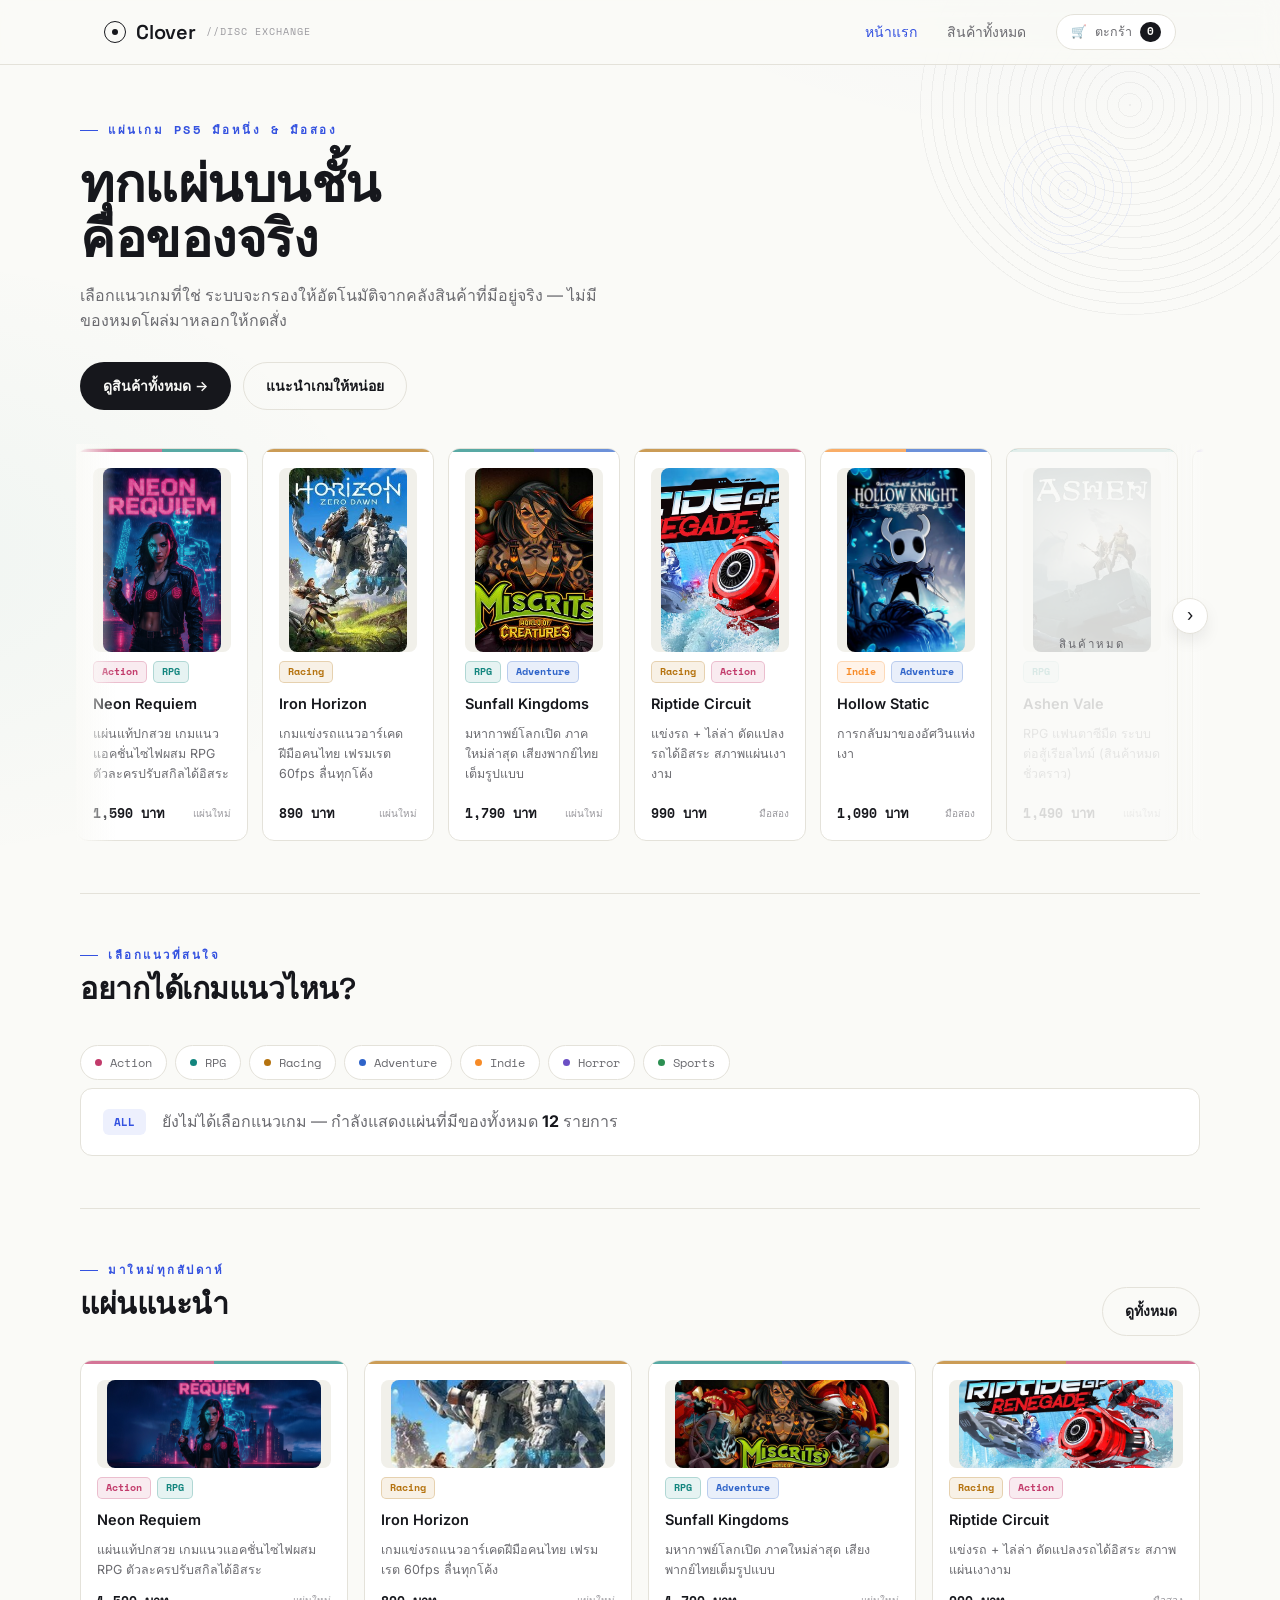
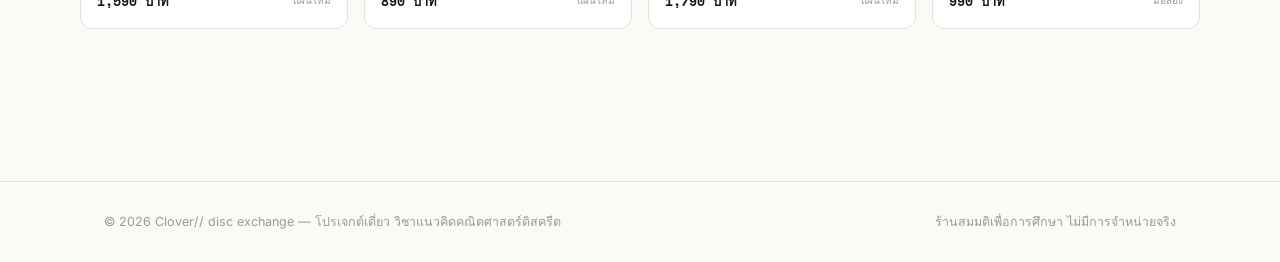
<file: index.html>
<!DOCTYPE html>
<html lang="th">
<head>
<meta charset="UTF-8">
<meta name="viewport" content="width=device-width, initial-scale=1.0">
<title>Clover// disc exchange — ร้านแผ่นเกม PS5</title>
<link rel="stylesheet" href="assets/style.css">
</head>
<body>

<nav class="nav">
  <div class="wrap">
    <a href="index.html" class="brand"><span class="disc"></span>Clover<small>//DISC EXCHANGE</small></a>
    <div class="navlinks">
      <a href="index.html" class="active">หน้าแรก</a>
      <a href="products.html">สินค้าทั้งหมด</a>
      <a href="checkout.html" class="cart-pill">🛒 ตะกร้า <span class="n" id="cartCount">0</span></a>
    </div>
  </div>
</nav>

<header class="wrap hero">
  <div class="hero-deco hero-deco-1" aria-hidden="true"></div>
  <div class="hero-deco hero-deco-2" aria-hidden="true"></div>
  <div class="hero-copy">
    <div class="eyebrow">แผ่นเกม PS5 มือหนึ่ง &amp; มือสอง</div>
    <h1>ทุกแผ่นบนชั้น<br>คือของจริง</h1>
    <p class="lede">เลือกแนวเกมที่ใช่ ระบบจะกรองให้อัตโนมัติจากคลังสินค้าที่มีอยู่จริง — ไม่มีของหมดโผล่มาหลอกให้กดสั่ง</p>
    <div class="hero-actions">
      <a href="products.html" class="btn btn-primary">ดูสินค้าทั้งหมด →</a>
      <a href="#recommend" class="btn btn-ghost">แนะนำเกมให้หน่อย</a>
    </div>
  </div>
  <div class="hero-carousel-wrap">
    <button class="car-btn car-prev" id="carPrev" aria-label="เลื่อนดูรายการก่อนหน้า">‹</button>
    <div class="hero-carousel" id="heroCarousel" aria-label="แผ่นเกมแนะนำ เลื่อนดูได้"></div>
    <button class="car-btn car-next" id="carNext" aria-label="เลื่อนดูรายการถัดไป">›</button>
  </div>
</header>

<section class="wrap section" id="recommend">
  <div class="section-head">
    <div>
      <div class="eyebrow">เลือกแนวที่สนใจ</div>
      <h2>อยากได้เกมแนวไหน?</h2>
    </div>
  </div>

  <div class="genre-row" id="genreRow"></div>

  <div class="rec-panel">
    <span class="tag" id="recTag">ALL</span>
    <p id="recText">เลือกแนวเกมด้านบน ระบบจะแนะนำแผ่นที่มีของในสต็อกให้ทันที</p>
  </div>
</section>

<section class="wrap section">
  <div class="section-head">
    <div>
      <div class="eyebrow" id="pickEyebrow">มาใหม่ทุกสัปดาห์</div>
      <h2 id="pickHeading">แผ่นแนะนำ</h2>
    </div>
    <a href="products.html" class="btn btn-ghost">ดูทั้งหมด</a>
  </div>
  <div class="grid" id="pickGrid"></div>
</section>

<footer class="site-footer">
  <div class="wrap">
    <span>© 2026 Clover// disc exchange — โปรเจกต์เดี่ยว วิชาแนวคิดคณิตศาสตร์ดิสครีต</span>
    <span>ร้านสมมติเพื่อการศึกษา ไม่มีการจำหน่ายจริง</span>
  </div>
</footer>

<script src="assets/data.js"></script>
<script src="assets/ui.js"></script>
<script src="assets/home.js"></script>
</body>
</html>
</file>
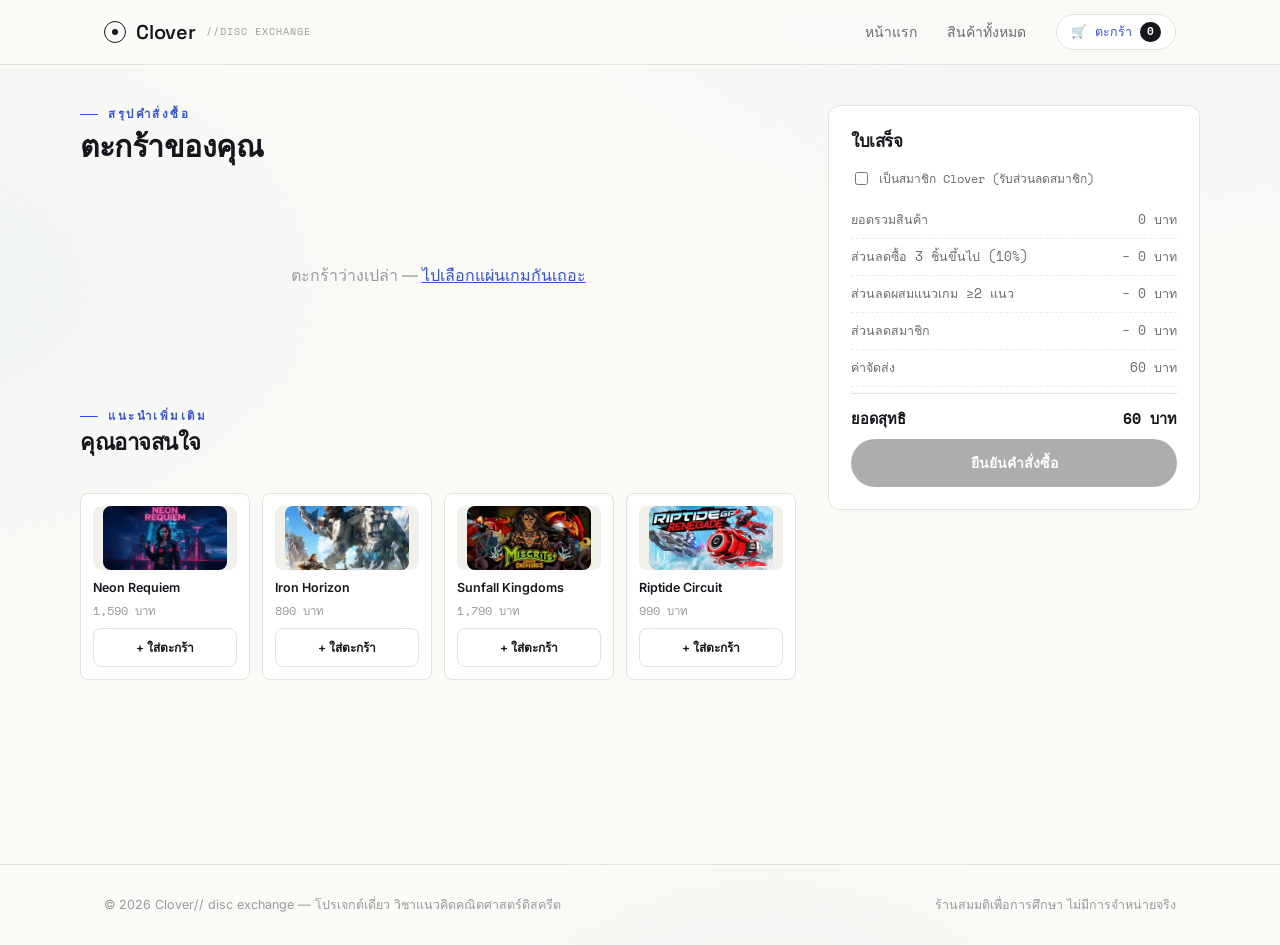
<file: checkout.html>
<!DOCTYPE html>
<html lang="th">
<head>
<meta charset="UTF-8">
<meta name="viewport" content="width=device-width, initial-scale=1.0">
<title>ตะกร้าสินค้า — Clover// disc exchange</title>
<link rel="stylesheet" href="assets/style.css">
</head>
<body>

<nav class="nav">
  <div class="wrap">
    <a href="index.html" class="brand"><span class="disc"></span>Clover<small>//DISC EXCHANGE</small></a>
    <div class="navlinks">
      <a href="index.html">หน้าแรก</a>
      <a href="products.html">สินค้าทั้งหมด</a>
      <a href="checkout.html" class="cart-pill active">🛒 ตะกร้า <span class="n" id="cartCount">0</span></a>
    </div>
  </div>
</nav>

<div class="wrap checkout-layout">
  <main>
    <div class="eyebrow">สรุปคำสั่งซื้อ</div>
    <h2 style="margin-bottom:22px;">ตะกร้าของคุณ</h2>
    <div class="cart-list" id="cartList"></div>

    <section class="also-like" id="alsoLikeSection">
      <div class="section-head">
        <div>
          <div class="eyebrow">แนะนำเพิ่มเติม</div>
          <h3 style="font-family:var(--display); font-size:22px;">คุณอาจสนใจ</h3>
        </div>
      </div>
      <div class="mini-cards" id="alsoLikeGrid"></div>
    </section>
  </main>

  <aside class="receipt">
    <h3>ใบเสร็จ</h3>

    <label class="member-toggle">
      <input type="checkbox" id="isMember">
      เป็นสมาชิก Clover (รับส่วนลดสมาชิก)
    </label>

    <div class="receipt-row"><span>ยอดรวมสินค้า</span><span id="rSubtotal">0 บาท</span></div>
    <div class="receipt-row"><span>ส่วนลดซื้อ 3 ชิ้นขึ้นไป (10%)</span><span id="rQtyDisc">− 0 บาท</span></div>
    <div class="receipt-row"><span>ส่วนลดผสมแนวเกม ≥2 แนว</span><span id="rMixDisc">− 0 บาท</span></div>
    <div class="receipt-row"><span>ส่วนลดสมาชิก</span><span id="rMemberDisc">− 0 บาท</span></div>
    <div class="receipt-row"><span>ค่าจัดส่ง</span><span id="rShipping">0 บาท</span></div>
    <div class="receipt-row total"><span>ยอดสุทธิ</span><span id="rTotal">0 บาท</span></div>

    <div id="promoNote"></div>

    <button class="btn btn-primary" style="width:100%; justify-content:center;" id="placeOrderBtn">ยืนยันคำสั่งซื้อ</button>
  </aside>
</div>

<footer class="site-footer">
  <div class="wrap">
    <span>© 2026 Clover// disc exchange — โปรเจกต์เดี่ยว วิชาแนวคิดคณิตศาสตร์ดิสครีต</span>
    <span>ร้านสมมติเพื่อการศึกษา ไม่มีการจำหน่ายจริง</span>
  </div>
</footer>

<script src="assets/data.js"></script>
<script src="assets/ui.js"></script>
<script src="assets/checkout.js"></script>
</body>
</html>
</file>
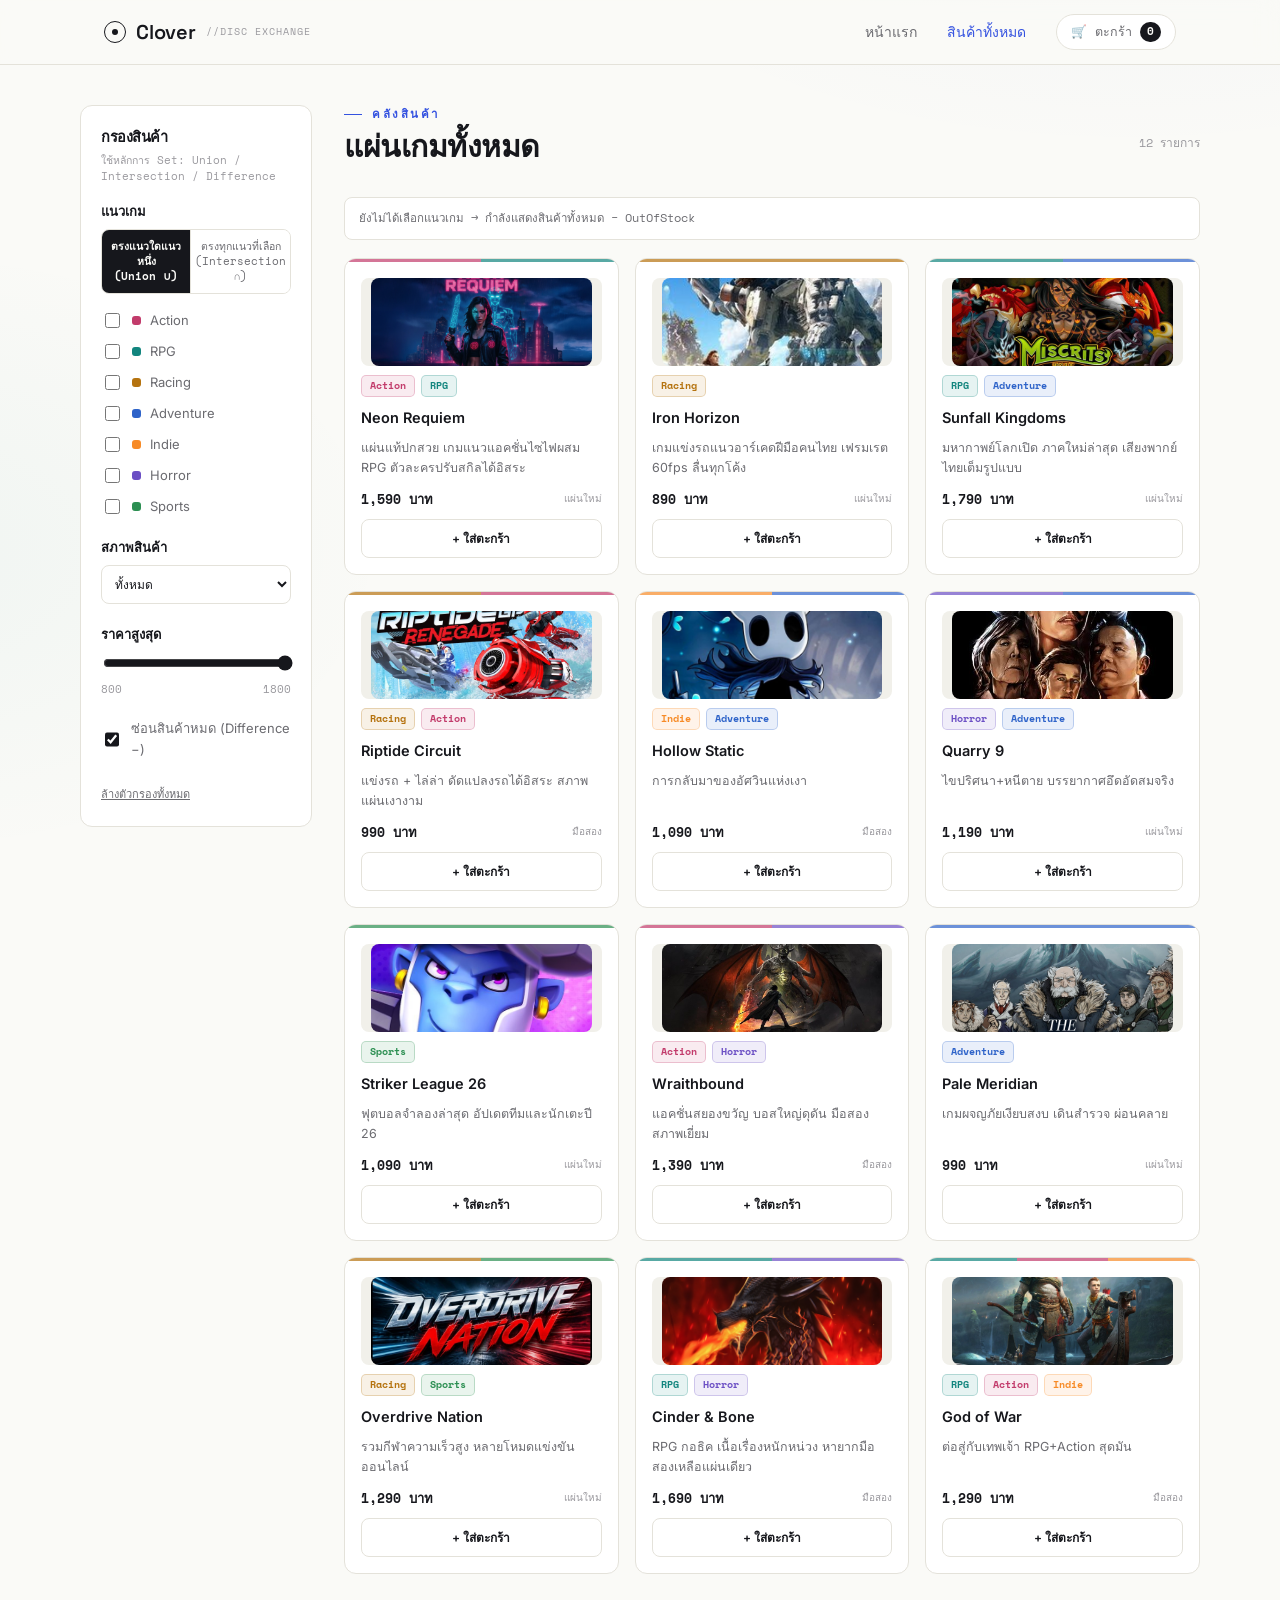
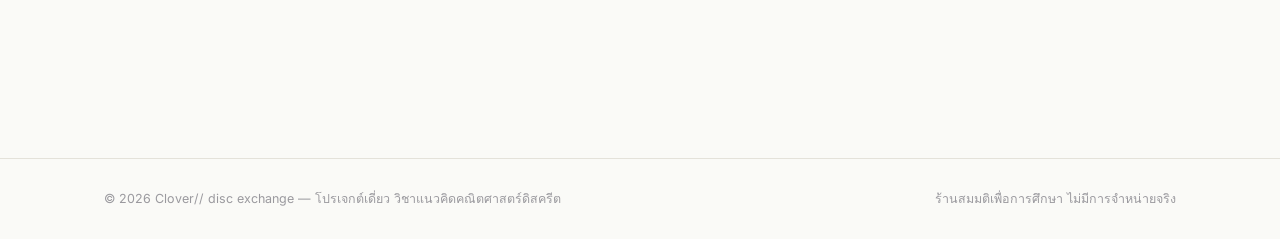
<file: products.html>
<!DOCTYPE html>
<html lang="th">
<head>
<meta charset="UTF-8">
<meta name="viewport" content="width=device-width, initial-scale=1.0">
<title>สินค้าทั้งหมด — Clover// disc exchange</title>
<link rel="stylesheet" href="assets/style.css">
</head>
<body>

<nav class="nav">
  <div class="wrap">
    <a href="index.html" class="brand"><span class="disc"></span>Clover<small>//DISC EXCHANGE</small></a>
    <div class="navlinks">
      <a href="index.html">หน้าแรก</a>
      <a href="products.html" class="active">สินค้าทั้งหมด</a>
      <a href="checkout.html" class="cart-pill">🛒 ตะกร้า <span class="n" id="cartCount">0</span></a>
    </div>
  </div>
</nav>

<div class="wrap products-layout">

  <aside class="filter-rail">
    <h3>กรองสินค้า</h3>
    <div class="filter-sub">ใช้หลักการ Set: Union / Intersection / Difference</div>

    <div class="filter-group">
      <label style="font-size:13px; font-weight:600; display:block; margin-bottom:8px;">แนวเกม</label>
      <div class="mode-toggle">
        <button id="modeUnion" class="active">ตรงแนวใดแนวหนึ่ง<br>(Union ∪)</button>
        <button id="modeInter">ตรงทุกแนวที่เลือก<br>(Intersection ∩)</button>
      </div>
      <div id="genreChecks"></div>
    </div>

    <div class="filter-group">
      <label style="font-size:13px; font-weight:600; display:block; margin-bottom:8px;">สภาพสินค้า</label>
      <select id="conditionSelect">
        <option value="all">ทั้งหมด</option>
        <option value="new">แผ่นใหม่</option>
        <option value="used">มือสอง</option>
      </select>
    </div>

    <div class="filter-group">
      <label style="font-size:13px; font-weight:600; display:block; margin-bottom:8px;">ราคาสูงสุด</label>
      <div class="range-row">
        <input type="range" id="priceRange" min="800" max="1800" step="50" value="1800">
        <div style="display:flex;justify-content:space-between;margin-top:4px;">
          <span>800</span><span id="priceVal">1800</span>
        </div>
      </div>
    </div>

    <div class="filter-group">
      <label class="check">
        <input type="checkbox" id="hideOOS" checked>
        ซ่อนสินค้าหมด (Difference −)
      </label>
    </div>

    <button class="clear-link" id="clearFilters">ล้างตัวกรองทั้งหมด</button>
  </aside>

  <main>
    <div class="result-bar">
      <div>
        <div class="eyebrow">คลังสินค้า</div>
        <h2>แผ่นเกมทั้งหมด</h2>
      </div>
      <span class="result-count" id="resultCount"></span>
    </div>

    <div class="set-readout" id="setReadout"></div>

    <div class="grid" id="productGrid"></div>
    <div class="empty-state" id="emptyState" style="display:none;">
      ไม่พบสินค้าที่ตรงกับเงื่อนไข ลองปรับตัวกรองดูใหม่
    </div>
  </main>
</div>

<footer class="site-footer">
  <div class="wrap">
    <span>© 2026 Clover// disc exchange — โปรเจกต์เดี่ยว วิชาแนวคิดคณิตศาสตร์ดิสครีต</span>
    <span>ร้านสมมติเพื่อการศึกษา ไม่มีการจำหน่ายจริง</span>
  </div>
</footer>

<script src="assets/data.js"></script>
<script src="assets/ui.js"></script>
<script src="assets/products.js"></script>
</body>
</html>
</file>
<file: assets/style.css>
/* ============================================================
   Clover// disc exchange — minimal design system (v2)
   Palette: warm off-white paper, near-black ink, one restrained
            accent (signal blue), 6 muted genre hues used only
            as thin tints — never as loud solid fills.
   Signature motif: concentric "disc groove" rings, used as the
            cover placeholder and a quiet hero backdrop.
   Type: Space Grotesk (display), Inter (body), Space Mono (data)
   ============================================================ */

@import url('https://fonts.googleapis.com/css2?family=Space+Grotesk:wght@400;500;600;700&family=Space+Mono:wght@400;700&family=Inter:wght@400;500;600;700&display=swap');

:root {
  --paper:      #FAFAF7;
  --paper-2:    #F1F0EA;
  --panel:      #FFFFFF;
  --line:       #E4E2DA;
  --line-soft:  #ECEAE2;
  --ink:        #16171C;
  --ink-dim:    #6B6B70;
  --ink-faint:  #9A999E;

  --accent:     #3452E0;   /* single restrained accent — CTAs, focus, "ALL" state */
  --accent-tint:#EDF0FD;

  --action:    #C23B6B;
  --rpg:       #12857E;
  --racing:    #B5730F;
  --horror:    #6B4FC4;
  --sports:    #2C8F52;
  --adventure: #2E63C9;

  /* kept for backward-compatible inline JS references */
  --cyan:    var(--accent);
  --magenta: var(--action);
  --amber:   var(--racing);
  --panel-2: var(--paper-2);
  --paper-dim: var(--ink-dim);

  --display: 'Space Grotesk', 'Sarabun', sans-serif;
  --mono: 'Space Mono', 'Sarabun', monospace;
  --body: 'Inter', 'Sarabun', sans-serif;

  --radius: 12px;
  --radius-sm: 8px;
}

* { box-sizing: border-box; }
html { scroll-behavior: smooth; overflow-x: hidden; }

body {
  margin: 0;
  color: var(--ink);
  font-family: var(--body);
  line-height: 1.6;
  -webkit-font-smoothing: antialiased;
  overflow-x: hidden;
  /* quiet atmosphere: two barely-there color washes (accent + rpg teal)
     over the paper base — a "theme" without a single loud pixel */
  background:
    radial-gradient(1100px 620px at 88% -12%, rgba(52,82,224,0.05), transparent 60%),
    radial-gradient(900px 560px at -8% 30%, rgba(18,133,126,0.045), transparent 55%),
    radial-gradient(700px 500px at 60% 115%, rgba(194,59,107,0.035), transparent 55%),
    var(--paper);
}

a { color: inherit; }
img { max-width: 100%; display: block; }
button { font-family: inherit; cursor: pointer; }

/* disc-groove motif — reused as cover art + faint hero backdrop */
.disc-rings {
  background-image: repeating-radial-gradient(circle at 50% 50%,
    rgba(22,23,28,0.05) 0px, rgba(22,23,28,0.05) 1px,
    transparent 1px, transparent 7px);
}

/* ---------- layout shell ---------- */
.wrap { max-width: 1120px; margin: 0 auto; padding: 0 24px; }

/* ---------- nav ---------- */
.nav {
  position: sticky; top: 0; z-index: 40;
  background: rgba(250,250,247,0.9);
  backdrop-filter: blur(10px);
  border-bottom: 1px solid var(--line);
}
.nav .wrap { display: flex; align-items: center; justify-content: space-between; height: 64px; }
.brand { display: flex; align-items: center; gap: 10px; font-family: var(--display); font-weight: 600; font-size: 20px; letter-spacing: -0.2px; text-decoration: none; color: var(--ink); }
.brand .disc {
  width: 22px; height: 22px; border-radius: 50%;
  border: 1.5px solid var(--ink); position: relative;
}
.brand .disc::after { content:""; position:absolute; inset:7px; background: var(--ink); border-radius:50%; }
.brand small { font-family: var(--mono); font-size: 10px; color: var(--ink-faint); letter-spacing: 1px; font-weight: 400; }

.navlinks { display: flex; gap: 30px; align-items: center; font-size: 14px; }
.navlinks a { text-decoration: none; color: var(--ink-dim); font-weight: 500; transition: color .15s; }
.navlinks a:hover, .navlinks a.active { color: var(--ink); }
.navlinks a.active { color: var(--accent); }

.cart-pill {
  display: flex; align-items: center; gap: 8px;
  background: var(--panel); border: 1px solid var(--line); border-radius: 999px;
  padding: 7px 14px; font-family: var(--mono); font-size: 12.5px; text-decoration:none; color: var(--ink);
}
.cart-pill span.n { background: var(--ink); color: var(--paper); border-radius: 999px; padding: 1px 7px; font-weight: 700; font-size: 11px; }

/* ---------- footer ---------- */
.site-footer { border-top: 1px solid var(--line); margin-top: 100px; padding: 30px 0; color: var(--ink-faint); font-size: 12.5px; }
.site-footer .wrap { display:flex; justify-content:space-between; flex-wrap:wrap; gap:10px; }

/* ---------- headings / eyebrow ---------- */
.eyebrow {
  font-family: var(--mono); font-size: 11.5px; letter-spacing: 2.5px; text-transform: uppercase;
  color: var(--accent); display: flex; align-items:center; gap:10px; font-weight: 700;
}
.eyebrow::before { content:""; width: 18px; height:1px; background: var(--accent); }

h1, h2, h3 { font-family: var(--display); font-weight: 600; letter-spacing: -0.5px; margin: 0 0 8px; color: var(--ink); }
h1 { font-size: 52px; line-height: 1.05; font-weight: 700; }
h2 { font-size: 30px; }
h3 { font-size: 18px; }
p.lede { color: var(--ink-dim); font-size: 16px; max-width: 52ch; }

/* ---------- buttons ---------- */
.btn {
  display: inline-flex; align-items: center; gap: 8px;
  border-radius: 999px; padding: 12px 22px; font-weight: 600; font-size: 14px;
  border: 1px solid transparent; text-decoration: none; transition: opacity .15s, border-color .15s;
}
.btn-primary { background: var(--ink); color: var(--paper); }
.btn-primary:hover { opacity: 0.85; }
.btn-ghost { background: transparent; border-color: var(--line); color: var(--ink); }
.btn-ghost:hover { border-color: var(--ink-faint); }
.btn:disabled { opacity: 0.35; cursor: not-allowed; }

/* ============================================================
   HOME — hero with a scrollable cover-art carousel
   ============================================================ */
.hero { padding: 56px 0 40px; position: relative; }
.hero-deco {
  position: absolute; z-index: 0; pointer-events: none; border-radius: 50%;
  background-image: repeating-radial-gradient(circle at 50% 50%,
    rgba(22,23,28,0.05) 0px, rgba(22,23,28,0.05) 1px, transparent 1px, transparent 11px);
}
.hero-deco-1 { top: -170px; right: -140px; width: 420px; height: 420px; }
.hero-deco-2 {
  top: 60px; right: 6%; width: 130px; height: 130px; opacity: 0.7;
  background-image: repeating-radial-gradient(circle at 50% 50%,
    rgba(52,82,224,0.10) 0px, rgba(52,82,224,0.10) 1px, transparent 1px, transparent 9px);
}
.hero-copy, .hero-carousel-wrap { position: relative; z-index: 1; }
.hero-copy { max-width: 640px; margin-bottom: 34px; }
.hero-copy .eyebrow { margin-bottom: 18px; }
.hero-copy p.lede { margin-bottom: 28px; }
.hero-actions { display: flex; gap: 12px; }

/* scroll-snap carousel of cover-art cards — native scroll, drag or arrow buttons */
.hero-carousel-wrap { position: relative; margin: 0 -4px; }
.hero-carousel {
  display: flex; gap: 14px; overflow-x: auto; scroll-snap-type: x mandatory;
  padding: 4px 4px 12px; scrollbar-width: none; -ms-overflow-style: none;
}
.hero-carousel::-webkit-scrollbar { display: none; }
.hero-carousel .case-card {
  flex: 0 0 172px; scroll-snap-align: start; cursor: pointer;
  animation: cardRise .5s cubic-bezier(.2,.8,.2,1) both;
  animation-delay: var(--delay, 0ms);
}
.hero-carousel .case-cover { height: 184px; }
@keyframes cardRise {
  from { opacity: 0; transform: translateY(18px); }
  to   { opacity: 1; transform: translateY(0); }
}

/* edge fades hint that there's more to scroll */
.hero-carousel-wrap::before, .hero-carousel-wrap::after {
  content: ""; position: absolute; top: 0; bottom: 12px; width: 40px; z-index: 4; pointer-events: none;
}
.hero-carousel-wrap::before { left: 0; background: linear-gradient(90deg, var(--paper), transparent); }
.hero-carousel-wrap::after  { right: 0; background: linear-gradient(270deg, var(--paper), transparent); }

.car-btn {
  position: absolute; top: 42%; transform: translateY(-50%); z-index: 5;
  width: 36px; height: 36px; border-radius: 50%; background: var(--panel);
  border: 1px solid var(--line); display: flex; align-items: center; justify-content: center;
  font-size: 17px; line-height: 1; color: var(--ink); cursor: pointer;
  box-shadow: 0 8px 20px -6px rgba(22,23,28,0.16);
  transition: border-color .15s, transform .15s, opacity .15s;
}
.car-btn:hover { border-color: var(--ink-faint); }
.car-btn:active { transform: translateY(-50%) scale(0.92); }
.car-btn:disabled { opacity: 0; pointer-events: none; }
.car-prev { left: -4px; }
.car-next { right: -4px; }


/* genre quick-pick pills — tint background, colored text/border */
.genre-row { display: flex; flex-wrap: wrap; gap: 8px; margin: 18px 0 8px; }
.genre-pill {
  font-family: var(--mono); font-size: 12px; padding: 8px 14px; border-radius: 999px;
  border: 1px solid var(--line); background: var(--panel); color: var(--ink-dim);
  display:flex; align-items:center; gap:8px; transition: border-color .15s, background .15s, color .15s;
}
.genre-pill .dot { width:7px; height:7px; border-radius:50%; }
.genre-pill.active { font-weight: 700; }

.section { padding: 52px 0; border-top: 1px solid var(--line); }
.section-head { display:flex; justify-content:space-between; align-items:flex-end; margin-bottom: 24px; flex-wrap: wrap; gap: 10px; }

.rec-panel {
  background: var(--panel); border: 1px solid var(--line); border-radius: var(--radius);
  padding: 20px 22px; display:flex; gap:16px; align-items:flex-start;
}
.rec-panel .tag {
  font-family: var(--mono); font-size: 10.5px; padding: 4px 10px; border-radius: 6px; font-weight:700;
  white-space: nowrap; background: var(--accent-tint); color: var(--accent); border: 1px solid transparent;
}
#recText { color: var(--ink-dim); margin: 0; }
#recText b { color: var(--ink); }

/* ---------- product / case cards ---------- */
.grid { display: grid; grid-template-columns: repeat(4, 1fr); gap: 16px; }
.case-card {
  background: var(--panel); border: 1px solid var(--line); border-radius: var(--radius);
  overflow: hidden; display: flex; flex-direction: column; position: relative;
  transition: box-shadow .18s, transform .18s, border-color .18s;
}
.case-card:hover { box-shadow: 0 8px 24px rgba(22,23,28,0.06); transform: translateY(-2px); border-color: var(--ink-faint); }
.case-spine { height: 3px; display:flex; }
.case-spine i { flex: 1; opacity: 0.7; }
.case-body { padding: 16px; display:flex; flex-direction:column; gap:9px; flex:1; }
.case-cover {
  height: 88px; border-radius: var(--radius-sm); background: var(--paper-2);
  display:flex; align-items:center; justify-content:center; text-align:center; padding: 0 10px;
  font-family: var(--display); font-weight: 600; font-size: 14px; color: var(--ink-dim);
  letter-spacing: -0.2px; position: relative; overflow: hidden;
}
.case-cover img {
  width: 100%; height: 100%; object-fit: cover; border-radius: var(--radius-sm);
}
.case-tags { display:flex; gap:6px; flex-wrap:wrap; }
.case-tags span { font-family: var(--mono); font-size: 10px; padding: 2px 8px; border-radius: 5px; font-weight: 600; }
.case-title { font-weight: 600; font-size: 14.5px; }
.case-blurb { font-size: 12.5px; color: var(--ink-dim); flex: 1; }
.case-foot { display:flex; align-items:center; justify-content:space-between; margin-top: 2px; }
.case-price { font-family: var(--mono); font-weight:700; font-size: 13px; }
.case-cond { font-family: var(--mono); font-size: 10px; color: var(--ink-faint); text-transform: uppercase; }
.case-oos { position:absolute; inset:0; background: rgba(250,250,247,0.86); display:flex; align-items:center; justify-content:center; font-family: var(--mono); font-size:11.5px; letter-spacing:2px; text-transform: uppercase; color: var(--ink-dim); z-index: 2; }
.add-btn {
  border: 1px solid var(--line); background: var(--panel); color: var(--ink); border-radius: var(--radius-sm);
  padding: 9px 10px; font-size: 12px; font-weight: 600; transition: border-color .15s, background .15s;
}
.add-btn:hover:not(:disabled) { border-color: var(--ink); background: var(--ink); color: var(--paper); }

/* ============================================================
   PRODUCTS page — filter rail
   ============================================================ */
.products-layout { display: grid; grid-template-columns: 232px 1fr; gap: 32px; padding: 40px 0 84px; align-items: start; }
.filter-rail { background: var(--panel); border: 1px solid var(--line); border-radius: var(--radius); padding: 20px; position: sticky; top: 84px; }
.filter-rail h3 { font-size: 14.5px; margin-bottom: 4px; }
.filter-sub { font-family: var(--mono); font-size: 10.5px; color: var(--ink-faint); margin-bottom: 16px; line-height: 1.5; }
.filter-group { margin-bottom: 20px; }
.filter-group label.check {
  display:flex; align-items:center; gap:9px; font-size: 13px; margin-bottom: 10px; cursor:pointer; color: var(--ink-dim);
}
.filter-group label.check input { accent-color: var(--ink); width:15px; height:15px; }
.filter-group label.check .sw { width:9px; height:9px; border-radius:3px; }
.mode-toggle { display:flex; border:1px solid var(--line); border-radius: var(--radius-sm); overflow:hidden; margin-bottom:16px; }
.mode-toggle button { flex:1; background: var(--panel); border:none; color:var(--ink-dim); font-family: var(--mono); font-size:10.5px; padding:9px 4px; line-height: 1.4; border-right: 1px solid var(--line); }
.mode-toggle button:last-child { border-right: none; }
.mode-toggle button.active { background: var(--ink); color: var(--paper); font-weight:700; }
select { background: var(--panel); color: var(--ink); border: 1px solid var(--line); border-radius: var(--radius-sm); padding: 9px; font-family: var(--mono); font-size: 12px; width: 100%; }
input[type=range] { width: 100%; accent-color: var(--ink); }
.range-row { font-family: var(--mono); font-size: 11px; color: var(--ink-faint); }
.clear-link { background:none; border:none; color: var(--ink-dim); font-family: var(--mono); font-size: 11px; text-decoration: underline; padding:0; }
.clear-link:hover { color: var(--ink); }

.result-bar { display:flex; justify-content:space-between; align-items:center; margin-bottom: 18px; flex-wrap:wrap; gap:8px; }
.result-count { font-family: var(--mono); font-size: 12px; color: var(--ink-faint); }
.set-readout {
  font-family: var(--mono); font-size: 11.5px; color: var(--ink-dim); background: var(--panel);
  border: 1px solid var(--line); border-radius: var(--radius-sm); padding: 11px 14px; margin-bottom: 18px;
}
.set-readout b { color: var(--accent); }
.products-layout .grid { grid-template-columns: repeat(3, 1fr); }
.empty-state { text-align:center; padding: 60px 20px; color: var(--ink-faint); font-family: var(--mono); font-size: 12.5px; }

/* ============================================================
   CHECKOUT — quiet receipt styling
   ============================================================ */
.checkout-layout { display: grid; grid-template-columns: 1fr 372px; gap: 32px; padding: 40px 0 84px; align-items: start; }
.cart-list { display: flex; flex-direction: column; gap: 10px; }
.cart-item {
  display: grid; grid-template-columns: 50px 1fr auto auto; gap: 14px; align-items: center;
  background: var(--panel); border: 1px solid var(--line); border-radius: var(--radius); padding: 12px 14px;
}
.cart-thumb { width: 50px; height: 50px; border-radius: var(--radius-sm); background: var(--paper-2); position: relative; overflow:hidden; display:flex; flex-shrink: 0; }
.cart-thumb.no-cover i { flex:1; opacity: 0.7; }
.cart-thumb img { width: 100%; height: 100%; object-fit: cover; }
.cart-title { font-weight: 600; font-size: 13.5px; }
.cart-sub { font-family: var(--mono); font-size: 10.5px; color: var(--ink-faint); }
.qty-box { display:flex; align-items:center; gap:6px; }
.qty-box button { width: 25px; height: 25px; border-radius: 6px; border: 1px solid var(--line); background: var(--panel); color: var(--ink); font-weight:700; }
.qty-box button:hover:not(:disabled) { border-color: var(--ink); }
.qty-box span { font-family: var(--mono); width: 16px; text-align:center; font-size: 13px; }
.remove-link { background:none;border:none;color:var(--ink-faint); font-family: var(--mono); font-size:15px; }
.remove-link:hover { color: var(--action); }

.receipt {
  background: var(--panel); border: 1px solid var(--line); border-radius: var(--radius); padding: 22px;
  font-family: var(--mono); font-size: 12.5px; position: sticky; top: 84px;
}
.receipt h3 { font-family: var(--display); margin-bottom: 14px; font-size: 17px; }
.receipt-row { display:flex; justify-content:space-between; padding: 8px 0; color: var(--ink-dim); border-bottom: 1px dashed var(--line-soft); }
.receipt-row.total { color: var(--ink); font-weight: 700; font-size: 14.5px; border-bottom:none; border-top: 1px solid var(--line); margin-top: 6px; padding-top: 13px; }
.promo-note { font-size: 11px; padding: 10px 12px; border-radius: var(--radius-sm); margin: 12px 0; line-height: 1.55; }
.promo-note.ok { background: #EAF6EF; color: var(--sports); border: 1px solid #D3ECDD; }
.promo-note.no { background: var(--paper-2); color: var(--ink-dim); border: 1px solid var(--line); }
.member-toggle { display:flex; align-items:center; gap:8px; font-size:12px; margin-bottom: 14px; color: var(--ink-dim); }
.member-toggle input { accent-color: var(--ink); }
.empty-cart { text-align:center; padding: 70px 20px; color: var(--ink-faint); font-family: var(--body); }
.also-like { margin-top: 48px; }
.mini-cards { display:grid; grid-template-columns: repeat(4,1fr); gap: 12px; }
.mini-card { background: var(--panel); border: 1px solid var(--line); border-radius: var(--radius-sm); padding: 12px; transition: border-color .15s; }
.mini-card:hover { border-color: var(--ink-faint); }
.mini-card .case-spine { margin: -12px -12px 8px; }
.mini-card .t { font-size: 12.5px; font-weight: 600; }
.mini-card .p { font-family: var(--mono); font-size: 11.5px; color: var(--ink-faint); margin: 4px 0 8px; }
.mini-card button { width:100%; }

/* ---------- responsive ---------- */
@media (max-width: 880px) {
  .hero-carousel .case-card { flex-basis: 148px; }
  .grid { grid-template-columns: repeat(2,1fr); }
  .products-layout, .checkout-layout { grid-template-columns: 1fr; }
  .filter-rail, .receipt { position: static; }
  .mini-cards { grid-template-columns: repeat(2,1fr); }
  h1 { font-size: 38px; }
}

/* ---------- accessibility ---------- */
:focus-visible { outline: 2px solid var(--accent); outline-offset: 2px; }
@media (prefers-reduced-motion: reduce) {
  * { transition: none !important; scroll-behavior: auto !important; animation: none !important; }
}
</file>
